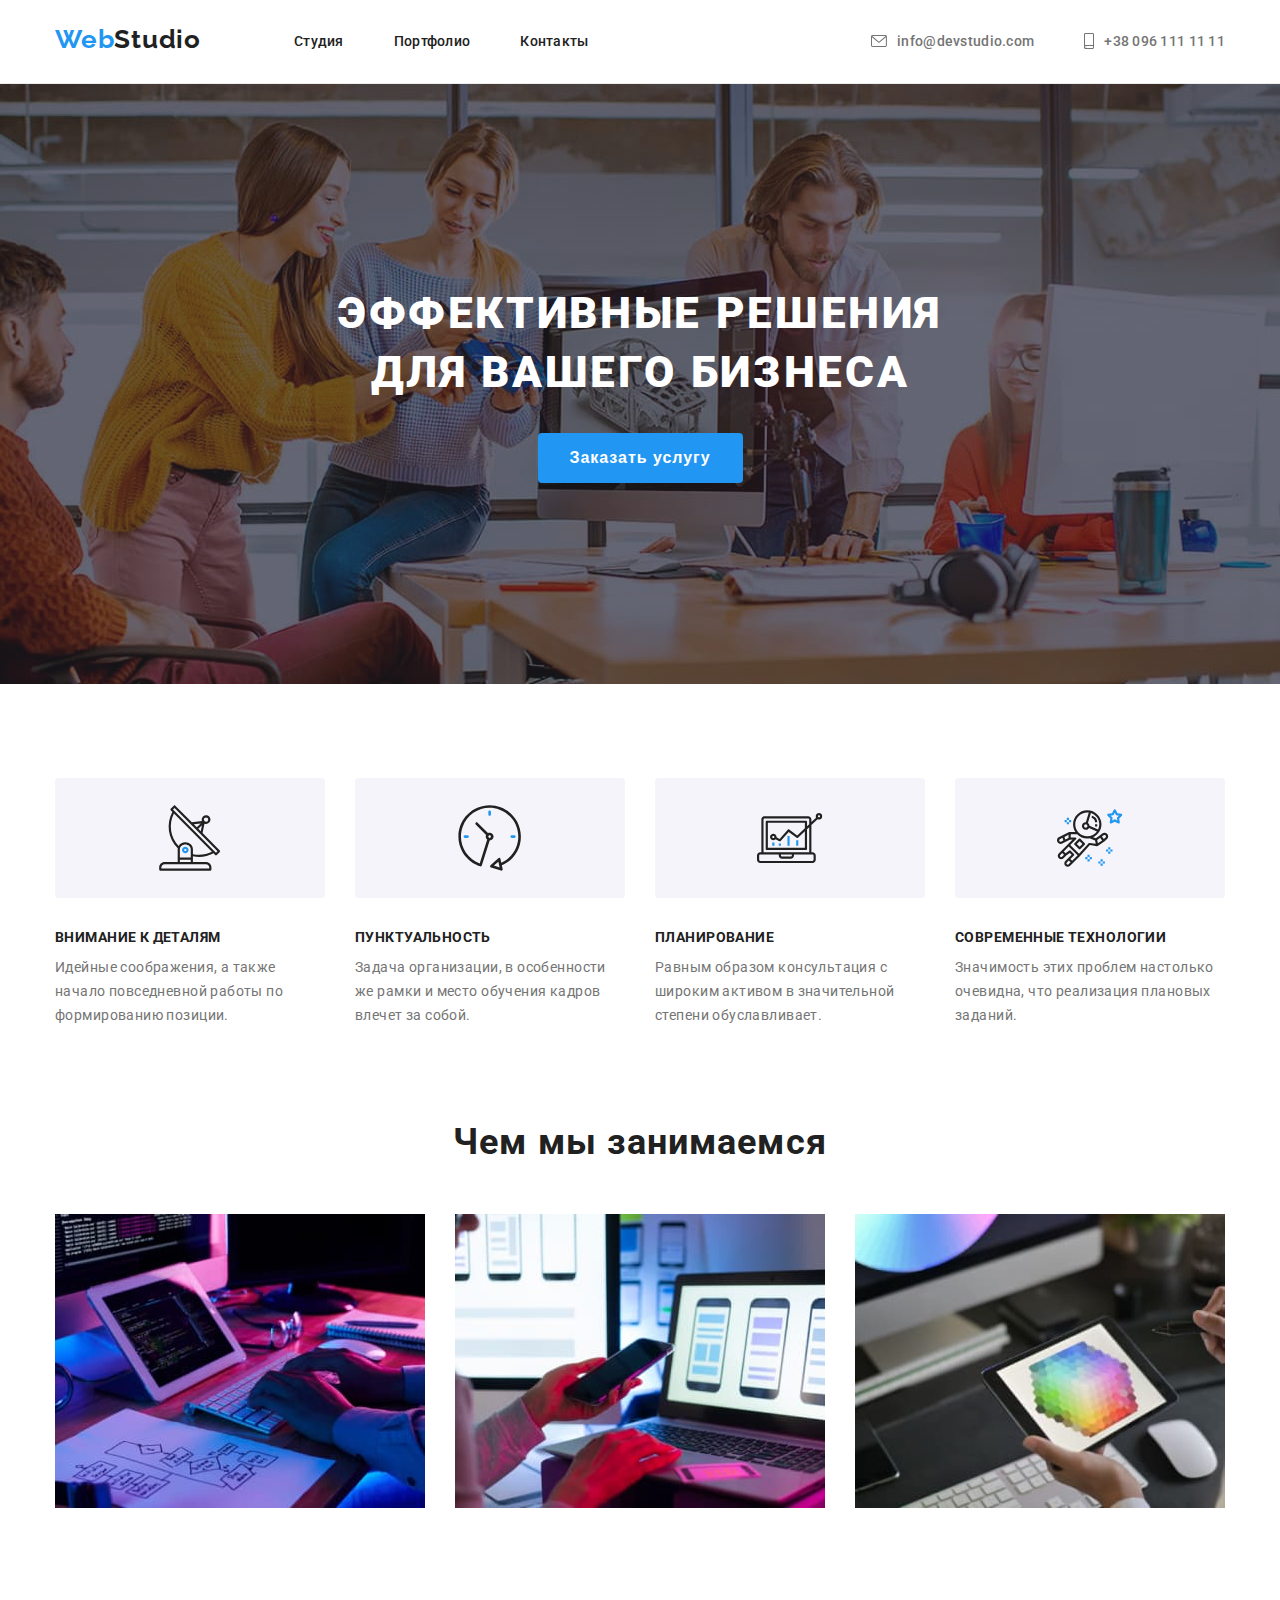
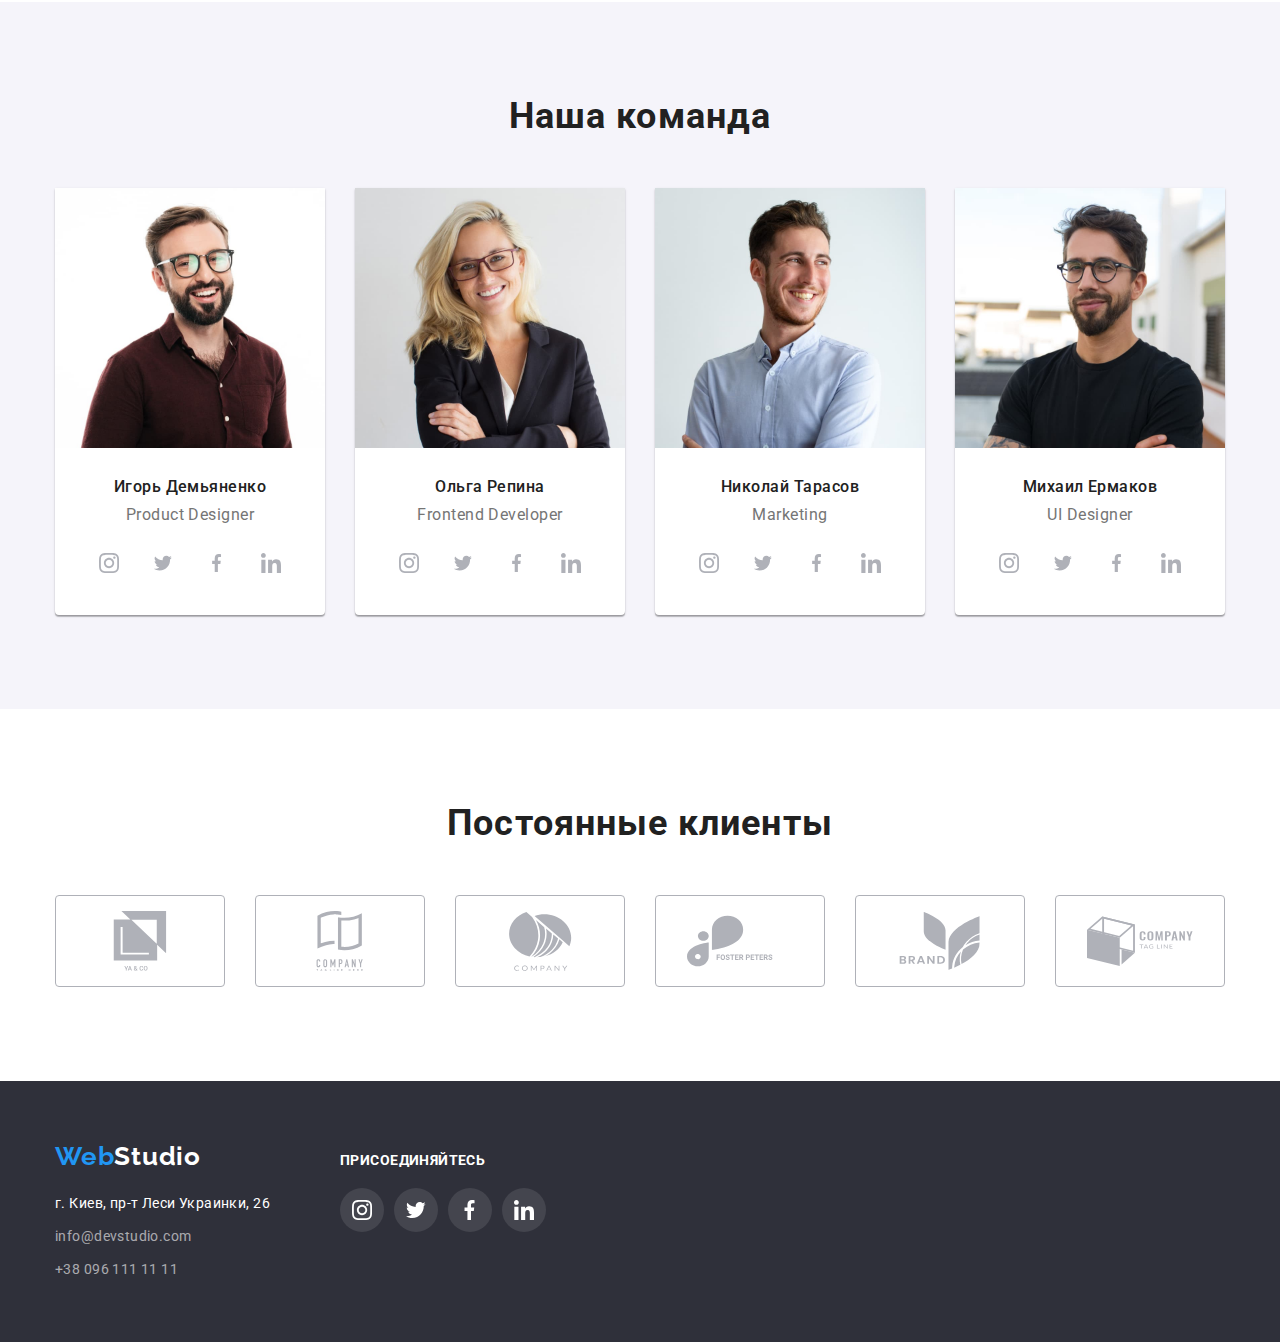
<file: index.html>
<!DOCTYPE html>
<html lang="ru">
<head>
    <meta charset="UTF-8">
    <meta http-equiv="X-UA-Compatible" content="IE=edge">
    <meta name="viewport" content="width=device-width, initial-scale=1.0">
    <title>goit-markup-hw-01</title>
    <link rel="stylesheet" href="https://cdnjs.cloudflare.com/ajax/libs/modern-normalize/1.1.0/modern-normalize.min.css"
        integrity="sha512-wpPYUAdjBVSE4KJnH1VR1HeZfpl1ub8YT/NKx4PuQ5NmX2tKuGu6U/JRp5y+Y8XG2tV+wKQpNHVUX03MfMFn9Q=="
        crossorigin="anonymous" referrerpolicy="no-referrer" />
    
    <link rel="preconnect" href="https://fonts.googleapis.com">
    <link rel="preconnect" href="https://fonts.gstatic.com" crossorigin>
    <link href="https://fonts.googleapis.com/css2?family=Raleway:wght@700&family=Roboto:wght@400;500;700;900&display=swap"
        rel="stylesheet">
        <link rel="stylesheet" href="./styles.css/styles.css">
</head>
<body>
      
    <!-- Хедер-->
   
    <header class="header">
    
       
    <div class="container main-nav">
        <nav class="header-nav">
            
        <a class="logo link" href="./"> 
           Web<span class="header-logo">Studio</span>
        </a>
        
        <ul class="site-nav list" >
            <li class="nav-iteam"><a class="link-nav link" href="./index.html">Студия</a></li>
            <li class="nav-iteam"><a class="link-nav link" href="./portfolio.html">Портфолио</a></li>
            <li class="nav-iteam"><a class="link-nav link" href="">Контакты</a></li>
        </ul>
        
        </nav>

        <ul class="adress-nav list">
            <li class="adress-iteam">
              <a class="mail-nav link" href="mailto:info@devstudio.com"> 
                  <svg class="icon-contact link-icon" width="16" height="12">
                <use href="./images/symbol-defs.svg#icon-envelope"></use>
            </svg>info@devstudio.com</a>
            </li>
            <li class="adress-iteam">
                <a class="tel-nav link" href="tel:+380991111111">
                <svg class="icon-contact link-icon" width="10" height="16">
                <use href="./images/symbol-defs.svg#icon-smartphone"></use>
            </svg>+38 096 111 11 11</a>
        </li>
        </ul>
            </div>
    
   </header>
                                  <!-- Мейн-->
     <main class="main">
       <section class="main-bg overlay section">
        <div class="container">
           <h1 class="main-title">Эффективные решения <br> для вашего бизнеса</h1>
           <button class="main-btn" type="button">Заказать услугу</button>
    </div>
        </section>
    
   <section class="section">
    <div class="container">
       <h2 class="visually-hidden">примери работ </h2>
       <ul class="main-list list">
           <li  class="list-item iteam " >
               <div class="examples-icon">
            <svg class="icon-tat" width="65.32" height="70">
                <use href="./images/symbol-defs.svg#icon-tat"></use>
            </svg></div>
               <h3 class="main-subtitle">Внимание к деталям</h3>
               <p>Идейные соображения, а также начало повседневной работы по формированию позиции.</p>
        
           </li>
           <li class="list-item iteam " >
            <div class="examples-icon">
                <svg class="icon-cat" width="65.32" height="70">
                    <use href="./images/symbol-defs.svg#icon-cat"></use>
                </svg>
            </div>
               <h3 class="main-subtitle" >Пунктуальность</h3>
               <p>Задача организации, в особенности же рамки и место обучения кадров влечет за собой.</p>
           </li>
           <li class="list-item iteam " >
            <div class="examples-icon">
                <svg class="icon-not" width="65.32" height="70">
                    <use href="./images/symbol-defs.svg#icon-not"></use>
                </svg>
            </div>
               <h3 class="main-subtitle">Планирование</h3>
               <p>Равным образом консультация с широким активом в значительной степени обуславливает.</p>
           </li>
           <li class="list-item iteam icon-avst" >
            <div class="examples-icon">
                <svg class="icon-avst" width="65.32" height="70">
                    <use href="./images/symbol-defs.svg#icon-avst"></use>
                </svg>
            </div>
               <h3 class="main-subtitle">Современные технологии</h3>
               <p>Значимость этих проблем настолько очевидна, что реализация плановых заданий.</p>
           </li>
       </ul>
    </div>
    
   </section>
   <section class="what-work section" >
    <div class="container">
       <h2 class="main-heading">Чем мы занимаемся</h2>
       <ul class="main-img list">
           <li class="work-examples iteam"><img src="./images/foto-7.jpg" alt="прописка кодів" width="370"></li>
           <li class="work-examples iteam"><img src="./images/foto-1.jpg" alt=" розробка приложения" width="370"></li>
           <li class="work-examples iteam"><img src="./images/foto-3.jpg" alt="вибір кольорів" width="370"></li>
       </ul>
    </div>
   </section>
   <section class="team-main section" >
    <div class="container">
    <h2 class="main-heading">Наша команда</h2>
     <ul class="people-main list">
         <li class="iteam list-team"><img src="./images/foto-2.jpg" alt="Игорь Демьяненко" width="270">
        <div class="team-desc">
            <h3 class="caption-subtitle">Игорь Демьяненко</h3>
        <p class="caption-text" lang="en">
            Product Designer
        </p>
        <h4 class="visually-hidden">соц сети</h4>
        <ul class="network-team list">
        <li class="network-team-list"> <a href="" class="network-team-link">
            <svg class="network-team-icon" width="20" height="20">
                <use href="./images/symbol-defs.svg#icon-instagram"></use>
            </svg>
        </a>
        </li>
        <li class="network-team-list">
            <a href="" class="network-team-link">
            <svg class="network-team-icon" width="20" height="16.25">
            <use href="./images/symbol-defs.svg#icon-vector"></use>
            </svg>
            </a>
        </li>
        <li class="network-team-list">
            <a href="" class="network-team-link">
            <svg class="network-team-icon" width="10" height="20">
        <use href="./images/symbol-defs.svg#icon-facebook"></use>
            </svg>
            </a>
        </li>
        <li class="network-team-list">
            <a href="" class="network-team-link">
            <svg class="network-team-icon" width="20" height="20">
        <use href="./images/symbol-defs.svg#icon-in"></use>
            </svg>
        </a>
        </li>
        </ul>
        </div>
        </li>
         <li class="iteam list-team"> <img src="./images/foto-4.jpg" alt="Ольга Репина" width="270">
        <div class="team-desc">
            <h3 class="caption-subtitle">Ольга Репина</h3>
        <p class="caption-text" lang="en">Frontend Developer</p>
        <h4 class="visually-hidden">соц сети</h4>
        <ul class="network-team list">
            <li class="network-team-list"> <a href="" class="network-team-link">
                    <svg class="network-team-icon" width="20" height="20">
                        <use href="./images/symbol-defs.svg#icon-instagram"></use>
                    </svg>
                </a>
            </li>
            <li class="network-team-list">
                <a href="" class="network-team-link">
                    <svg class="network-team-icon" width="20" height="16.25">
                        <use href="./images/symbol-defs.svg#icon-vector"></use>
                    </svg>
                </a>
            </li>
            <li class="network-team-list">
                <a href="" class="network-team-link">
                    <svg class="network-team-icon" width="10" height="20">
                        <use href="./images/symbol-defs.svg#icon-facebook"></use>
                    </svg>
                </a>
            </li>
            <li class="network-team-list">
                <a href="" class="network-team-link">
                    <svg class="network-team-icon" width="20" height="20">
                        <use href="./images/symbol-defs.svg#icon-in"></use>
                    </svg>
                </a>
            </li>
        </ul>
        </div>
        </li>
         <li class="iteam list-team"><img src="./images/foto-5.jpg" alt="Николай Тарасов" width="270">
        <div class="team-desc">
            <h3 class="caption-subtitle">Николай Тарасов</h3>
        <p class="caption-text" lang="en">Marketing</p>
        <h4 class="visually-hidden">соц сети</h4>
        <ul class="network-team list">
            <li class="network-team-list"> <a href="" class="network-team-link">
                    <svg class="network-team-icon" width="20" height="20">
                        <use href="./images/symbol-defs.svg#icon-instagram"></use>
                    </svg>
                </a>
            </li>
            <li class="network-team-list">
                <a href="" class="network-team-link">
                    <svg class="network-team-icon" width="20" height="16.25">
                        <use href="./images/symbol-defs.svg#icon-vector"></use>
                    </svg>
                </a>
            </li>
            <li class="network-team-list">
                <a href="" class="network-team-link">
                    <svg class="network-team-icon" width="10" height="20">
                        <use href="./images/symbol-defs.svg#icon-facebook"></use>
                    </svg>
                </a>
            </li>
            <li class="network-team-list">
                <a href="" class="network-team-link">
                    <svg class="network-team-icon" width="20" height="20">
                        <use href="./images/symbol-defs.svg#icon-in"></use>
                    </svg>
                </a>
            </li>
        </ul>
        </div>
        </li>
         <li class="iteam list-team"><img src="./images/foto-6.jpg" alt="Михаил Ермаков" width="270">
        <div class="team-desc">
            <h3 class="caption-subtitle">Михаил Ермаков</h3>
        <p class="caption-text" lang="en">UI Designer</p>
        <h4 class="visually-hidden">соц сети</h4>
        <ul class="network-team list">
            <li class="network-team-list"> <a href="" class="network-team-link">
                    <svg class="network-team-icon" width="20" height="20">
                        <use href="./images/symbol-defs.svg#icon-instagram"></use>
                    </svg>
                </a>
            </li>
            <li class="network-team-list">
                <a href="" class="network-team-link">
                    <svg class="network-team-icon" width="20" height="16.25">
                        <use href="./images/symbol-defs.svg#icon-vector"></use>
                    </svg>
                </a>
            </li>
            <li class="network-team-list">
                <a href="" class="network-team-link">
                    <svg class="network-team-icon" width="10" height="20">
                        <use href="./images/symbol-defs.svg#icon-facebook"></use>
                    </svg>
                </a>
            </li>
            <li class="network-team-list">
                <a href="" class="network-team-link">
                    <svg class="network-team-icon" width="20" height="20">
                        <use href="./images/symbol-defs.svg#icon-in"></use>
                    </svg>
                </a>
            </li>
        </ul>
        </div>
        </li>
     </ul>
    </div>
   </section>
        <section class="section">
            <div class="container">
        <h2 class="main-heading">Постоянные клиенты</h2>
        <ul class="customers list">
            <li class="customers-iteam"><a href="" class="customers-link">
                <svg class="customers-icon" width="106" height="60">
                    <use href="./images/symbol-defs.svg#icon-com1"></use>
                </svg>
            </a></li>
            <li class="customers-iteam"><a href="" class="customers-link">
                <svg class="customers-icon" width="106" height="60">
                    <use href="./images/symbol-defs.svg#icon-com2"></use>
                </svg>
            </a></li>
            <li class="customers-iteam"><a href="" class="customers-link">
                <svg class="customers-icon" width="106" height="60">
                    <use href="./images/symbol-defs.svg#icon-com3"></use>
                </svg>
            </a></li>
            <li class="customers-iteam"><a href="" class="customers-link">
                <svg class="customers-icon" width="106" height="60">
                    <use href="./images/symbol-defs.svg#icon-com4"></use>
                </svg>
            </a></li>
            <li class="customers-iteam"><a href="" class="customers-link">
                <svg class="customers-icon" width="106" height="60">
                    <use href="./images/symbol-defs.svg#icon-com5"></use>
                </svg>
            </a></li>
            <li class="customers-iteam"><a href="" class="customers-link">
                <svg class="customers-icon" width="106" height="60">
                    <use href="./images/symbol-defs.svg#icon-com6"></use>
                </svg>
            </a></li>
        </ul>
        </div>
        </section>
</main>
                      <!-- футер-->
   <footer class="footer">
    <div class="container footer-div">
   <div class=" " >
    <a class="logo-ft link" href="./">
        Web<span class="footer-logo">Studio</span>
    </a>
    <address class="address">
    <ul class="footer-list list">
        <li class="address-item iteam">
            <a class="footer-address link" href="https://www.google.com.ua/maps/place/%D0%B1%D1%83%D0%BB.+%D0%9B%D0%B5%D1%81%D0%B8+%D0%A3%D0%BA%D1%80%D0%B0%D0%B8%D0%BD%D0%BA%D0%B8,+26,+%D0%9A%D0%B8%D0%B5%D0%B2,+02000/@50.4265841,30.5361971,17z/data=!3m1!4b1!4m5!3m4!1s0x40d4cf0e033ecbe9:0x57a4dffefec77da0!8m2!3d50.4265807!4d30.5383858?hl=ru">г. Киев, пр-т Леси Украинки, 26</a>
            
        </li>
        <li class="address-item iteam">
            <a class="footer-link-mail link "  href="mailto:info@devstudio.com">info@devstudio.com</a>
        </li>
        <li class="address-item iteam"><a class="footer-link link"  href="tel:+380991111111">+38 096 111 11 11</a>
        </li>
        </ul>
        </address>
        </div>
        <div class="network-footer">
        <h3 class="footer-heading">присоединяйтесь</h3>
        <ul class="network-list list">
            <li class="network-iteam" ><a href="" class="network-link"> 
                <svg class="link-icon" width="20" height="20">
                <use href="./images/symbol-defs.svg#icon-instagram"  ></use>
            </svg> </a>
        </li>
            <li class="network-iteam"><a href="" class="network-link" >
                <svg class="link-icon" width="20" height="20">
                    <use href="./images/symbol-defs.svg#icon-vector" ></use>
                </svg> </a></li>
            <li class="network-iteam"><a href="" class="network-link" >
                <svg class="link-icon" width="20" height="20">
                    <use href="./images/symbol-defs.svg#icon-facebook" ></use>
                </svg> </a></li>
            <li class="network-iteam"><a href="" class="network-link">
                <svg class="link-icon" width="20" height="20">
                    <use href="./images/symbol-defs.svg#icon-in" ></use>
                </svg> </a></li>
        </ul>
        
    </div>
    

    </div>
   </footer>
  
</body>
</html>
</file>
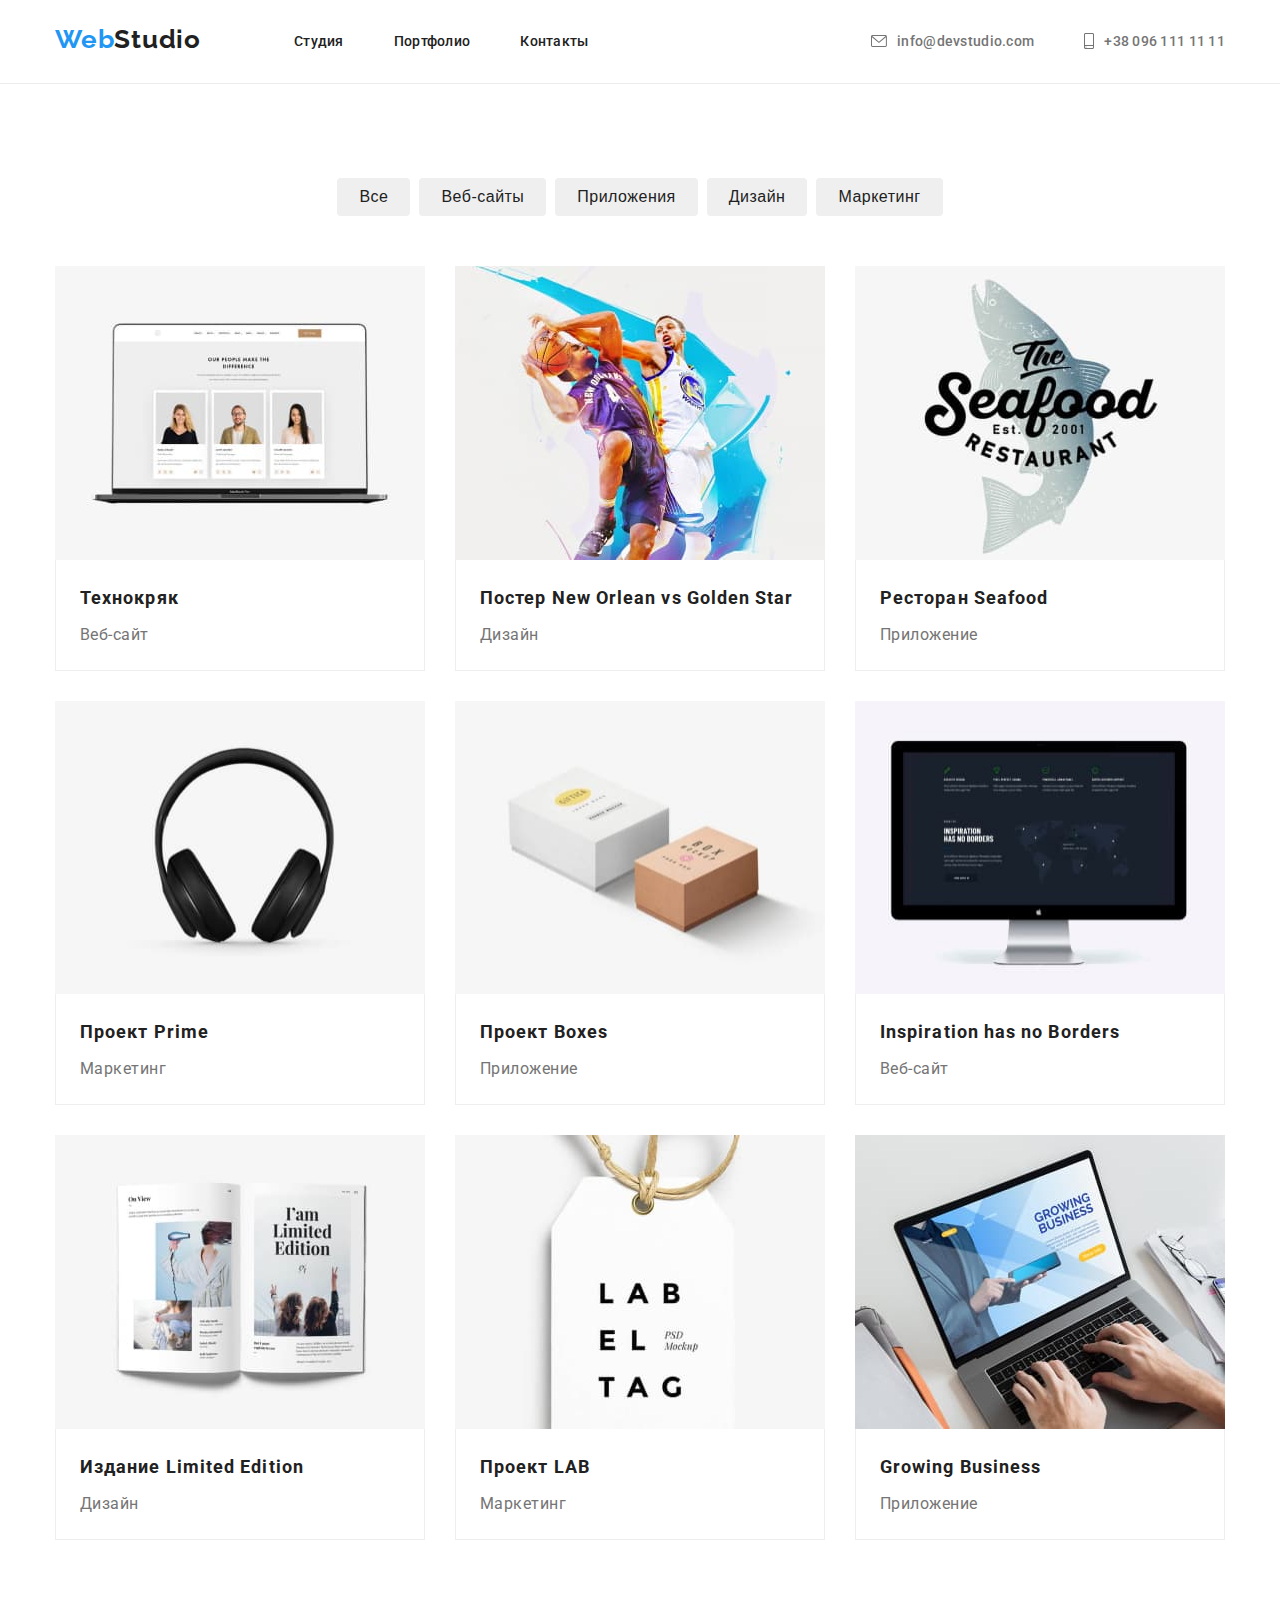
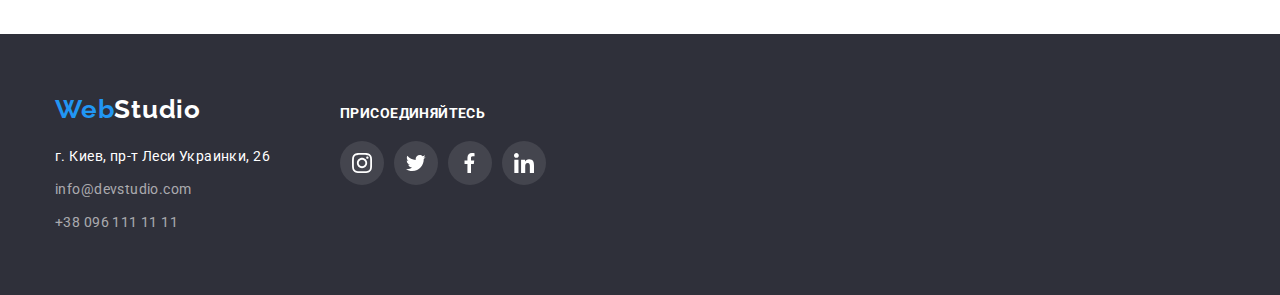
<file: portfolio.html>
<!DOCTYPE html>
<html lang="en">
<head>
    <meta charset="UTF-8">
    <meta http-equiv="X-UA-Compatible" content="IE=edge">
    <meta name="viewport" content="width=device-width, initial-scale=1.0">
    <title>Document</title>
    <link rel="stylesheet" href="https://cdnjs.cloudflare.com/ajax/libs/modern-normalize/1.1.0/modern-normalize.min.css"
        integrity="sha512-wpPYUAdjBVSE4KJnH1VR1HeZfpl1ub8YT/NKx4PuQ5NmX2tKuGu6U/JRp5y+Y8XG2tV+wKQpNHVUX03MfMFn9Q=="
        crossorigin="anonymous" referrerpolicy="no-referrer" />
    
    <link rel="preconnect" href="https://fonts.googleapis.com">
    <link rel="preconnect" href="https://fonts.gstatic.com" crossorigin>
    <link href="https://fonts.googleapis.com/css2?family=Raleway:wght@700&family=Roboto:wght@400;500;700;900&display=swap"
        rel="stylesheet">
        <link rel="stylesheet" href="./styles.css/styles.css">
</head>
<body>
                                            <!-- Хедер-->
    <header class="header">
    
    
        <div class="container main-nav">
            <nav class="header-nav">
    
                <a class="logo link" href="./">
                    Web<span class="header-logo">Studio</span>
                </a>
    
                <ul class="site-nav list">
                    <li class="nav-iteam"><a class="link-nav link" href="./index.html">Студия</a></li>
                    <li class="nav-iteam"><a class="link-nav link" href="./portfolio.html">Портфолио</a></li>
                    <li class="nav-iteam"><a class="link-nav link" href="">Контакты</a></li>
                </ul>
    
            </nav>
    
            <ul class="adress-nav list">
                <li class="adress-iteam">
                    <a class="mail-nav link" href="mailto:info@devstudio.com">
                        <svg class="icon-contact link-icon" width="16" height="12">
                            <use href="./images/symbol-defs.svg#icon-envelope"></use>
                        </svg>info@devstudio.com</a>
                </li>
                <li class="adress-iteam">
                    <a class="tel-nav link" href="tel:+380991111111">
                        <svg class="icon-contact link-icon" width="10" height="16">
                            <use href="./images/symbol-defs.svg#icon-smartphone"></use>
                        </svg>+38 096 111 11 11</a>
                </li>
            </ul>
        </div>
    
    </header>
                                             <!-- мейн-->
        <main class="main-portfolio">
            <section class="section">
                <div class="container">
                <h1 class="visually-hidden"> Чим ми займаємось </h1>
                
                <ul class="portfolio-nav list">
                    <li class="portfolio-nav-item" ><button class="portfolio-btn" type="button">Все</button></li>
                    <li class="portfolio-nav-item" ><button class="portfolio-btn" type="button">Веб-сайты</button></li>
                    <li class="portfolio-nav-item" ><button class="portfolio-btn" type="button">Приложения</button></li>
                    <li class="portfolio-nav-item" ><button class="portfolio-btn" type="button">Дизайн</button></li>
                    <li class="portfolio-nav-item"  class=""><button class="portfolio-btn" type="button">Маркетинг</button></li>
                </ul>
                <ul class="examples-work list">
                    <li class="examples-work-item">
                        <a class="examples-work-link link" href="">
                            <img src="./images/технокряк.jpg" alt="технокряк" width="370">
                            <div class="examples-work-title">
                            <h2 class="portfolio-title">Технокряк</h2>
                            <p class="portfolio-subtitle">Веб-сайт</p>
                            </div>
                        </a>
                    </li>
                    <li class="examples-work-item">
                        <a class="examples-work-link link" href="">
                            <img src="./images/new-orlean.jpg" alt="Постер New Orlean vs Golden Star" width="370">
                            <div class="examples-work-title">
                            <h2 class="portfolio-title">Постер New Orlean vs Golden Star</h2>
                            <p class="portfolio-subtitle">Дизайн</p>
                            </div>
                        </a>
                    </li>
                    <li class="examples-work-item"> <a class=" examples-work-link link" href="">
                            <img src="./images/deafood.jpg" alt="Ресторан Seafood" width="370">
                            <div class="examples-work-title">
                            <h2 class="portfolio-title">Ресторан Seafood</h2>
                            <p class="portfolio-subtitle">Приложение</p>
                            </div>
                        </a>
                    </li>
                    <li class="examples-work-item"> <a class="examples-work-link link" href="">
                            <img src="./images/prime.jpg" alt="Проект Prime" width="370">
                            <div class="examples-work-title">
                            <h2 class="portfolio-title">Проект Prime</h2>
                            <p class="portfolio-subtitle">Маркетинг</p>
                        </div>
                        </a>
                    </li>
                    <li class="examples-work-item"><a class="examples-work-link link" href="">
                            <img src="./images/boxes.jpg" alt="Проект Boxes" width="370">
                            <div class="examples-work-title">
                            <h2 class="portfolio-title">Проект Boxes</h2>
                            <p class="portfolio-subtitle">Приложение</p>
                            </div>
                        </a>
                    </li>
                    <li class="examples-work-item"><a class="examples-work-link link" href="">
                            <img src="./images/boarders.jpg" alt="Inspiration has no Borders" width="370">
                            <div class="examples-work-title">
                            <h2 class="portfolio-title">Inspiration has no Borders</h2>
                            <p class="portfolio-subtitle">Веб-сайт</p>
                            </div>
                        </a>
                    </li>
                    <li class="examples-work-item"><a class="examples-work-link link" href="">
                            <img src="./images/limited-edition.jpg" alt="Издание Limited Edition" width="370">
                            <div class="examples-work-title">
                            <h2 class="portfolio-title">Издание Limited Edition</h2>
                            <p class="portfolio-subtitle">Дизайн</p>
                            </div>
                        </a>
                    </li>
                    <li class="examples-work-item"><a class="examples-work-link link" href="">
                            <img src="./images/lab.jpg" alt="Проект LAB" width="370">
                            <div class="examples-work-title">
                            <h2 class="portfolio-title">Проект LAB</h2>
                            <p class="portfolio-subtitle">Маркетинг</p>
                            </div>
                        </a>
                    </li>
                    <li class="examples-work-item"> <a class="examples-work-link link" href="">
                            <img src="./images/businness.jpg" alt="Growing Business" width="370">
                            <div class="examples-work-title">
                            <h2 class="portfolio-title">Growing Business</h2>
                            <p class="portfolio-subtitle">Приложение</p>
                            </div>
                        </a>
                    </li>
                </ul>
                </div>
            </section>
        </main>
                                
                                                            <!-- футер-->
            <footer class="footer">
                <div class="container footer-div">
                    <div class=" ">
                        <a class="logo-ft link" href="./">
                            Web<span class="footer-logo">Studio</span>
                        </a>
                        <address class="address">
                            <ul class="footer-list list">
                                <li class="address-item iteam">
                                    <a class="footer-address link"
                                        href="https://www.google.com.ua/maps/place/%D0%B1%D1%83%D0%BB.+%D0%9B%D0%B5%D1%81%D0%B8+%D0%A3%D0%BA%D1%80%D0%B0%D0%B8%D0%BD%D0%BA%D0%B8,+26,+%D0%9A%D0%B8%D0%B5%D0%B2,+02000/@50.4265841,30.5361971,17z/data=!3m1!4b1!4m5!3m4!1s0x40d4cf0e033ecbe9:0x57a4dffefec77da0!8m2!3d50.4265807!4d30.5383858?hl=ru">г.
                                        Киев, пр-т Леси Украинки, 26</a>
            
                                </li>
                                <li class="address-item iteam">
                                    <a class="footer-link-mail link " href="mailto:info@devstudio.com">info@devstudio.com</a>
                                </li>
                                <li class="address-item iteam"><a class="footer-link link" href="tel:+380991111111">+38 096 111 11
                                        11</a>
                                </li>
                            </ul>
                        </address>
                    </div>
                    <div class="network-footer">
                        <h3 class="footer-heading">присоединяйтесь</h3>
                        <ul class="network-list list">
                            <li class="network-iteam"><a href="" class="network-link">
                                    <svg class="link-icon" width="20" height="20">
                                        <use href="./images/symbol-defs.svg#icon-instagram"></use>
                                    </svg> </a>
                            </li>
                            <li class="network-iteam"><a href="" class="network-link">
                                    <svg class="link-icon" width="20" height="20">
                                        <use href="./images/symbol-defs.svg#icon-vector"></use>
                                    </svg> </a></li>
                            <li class="network-iteam"><a href="" class="network-link">
                                    <svg class="link-icon" width="20" height="20">
                                        <use href="./images/symbol-defs.svg#icon-facebook"></use>
                                    </svg> </a></li>
                            <li class="network-iteam"><a href="" class="network-link">
                                    <svg class="link-icon" width="20" height="20">
                                        <use href="./images/symbol-defs.svg#icon-in"></use>
                                    </svg> </a></li>
                        </ul>
            
                    </div>
            
            
                </div>
            </footer>

</body>
</html>
</file>
<file: styles.css/styles.css>
:root {
 --primery-text-color: #757575;
  --second-text-color: #ffffff;
  --title-text-color: #212121;
  --accent-color: #2196f3;
  --primery-background-colors: #ffffff;
  --second-background-colors: #f5f4fa;
  --footer-color: #2f303a;
  --logo-color: #212121;
    }
    html {
      box-sizing: border-box;
    }
    *, *::before, *::after {
      box-sizing: inherit;
    }
 p, h1, h2, h3, h4, h5, h6 {
   margin: 0;
 }
 ul, ol {
   margin: 0;
   padding-left: 0;
 }
body {
  margin: 0 auto;
    color: var(--primery-text-color);
    font-family: "Roboto",sans-serif;
    font-size: 14px;
}
img {
  display: block;
  max-width: 100%;
  height: auto;
}
.container {
  width: 1200px;
  margin-left: auto;
  margin-right: auto;
  padding-left: 15px;
  padding-right: 15px;
}
.visually-hidden {
  position: absolute;
  width: 1px;
  height: 1px;
  margin: -1px;
  border: 0;
  padding: 0;
  white-space: nowrap;
  clip-path: inset(100%);
  clip: rect(0 0 0 0);
  overflow: hidden;
}
.link {
    text-decoration: none;
   }
.list {
    list-style: none;

}

                                  /* логотип */
   .header {
     border-bottom: 1px solid #ececec;
   }
.logo { 
                /* fless */
padding-top: 24px;
padding-bottom: 25px;
margin-right: 93px;


  display: block;
  font-family: "Raleway",
  sans-serif;
  font-weight: 700;
  font-size: 26px;
  line-height: 1.19;
  letter-spacing: 0.03em;
  color:var(--accent-color);
}
.header-logo{
    color:var(--logo-color)
}
                             /* навигация по сайту */
.main-nav {
  display: flex;
  align-items: center;
}
 .header-nav  {
   display: flex;
 }
.adress-nav {
margin-left: auto;
  display: flex;
}
  .adress-nav .adress-iteam+.adress-iteam {
    margin-left: 50px;
  }
  .site-nav { 
          display: flex;
          padding-top: 32px;
          padding-bottom: 32px;
}
.site-nav .nav-iteam + .nav-iteam  {
      margin-left: 50px;
    
}

    
.link-nav {
  
padding-top: 32px;
padding-bottom: 32px;
font-weight: 500;
font-size: 14px;
line-height: 1.33;
letter-spacing: 0.02em;
color: var(--title-text-color);

}
.link-nav:hover, .link-nav:focus {
color:var(--accent-color);
 }
 
         /* почта и телефон шапка */
 .mail-nav {
display: flex;
align-items: center;
padding-top: 32px;
padding-bottom: 32px;
   display: flex;
font-weight: 500;
font-size: 14px;
line-height: 1.33;
letter-spacing: 0.02em;
color: var(--primery-text-color);

}
.icon-contact {
  margin-right: 10px;
}
.mail-nav:hover, .mail-nav:focus {
    color:var(--accent-color);
} 
.tel-nav {
  padding-top: 32px;
  padding-bottom: 32px;
display: flex;
align-items: center;
font-weight: 500;
font-size: 14px;
line-height: 1.33;
letter-spacing: 0.02em;
color: var(--primery-text-color);
}
.icon-contact {
  fill: currentColor;
}

.tel-nav:hover, .tel-nav:focus {
color:var(--accent-color);
}
                                
                  /* main */
 .section {
  padding-top: 94px;
  padding-bottom: 94px;
         }
.overlay {
  max-width: 1600px;
  height: 600px;
  margin-left: auto;
  margin-right: auto;
   background-image:linear-gradient(
    to bottom,
    rgba(47, 48, 58, 0.4),
    rgba(47, 48, 58, 0.4)
   ),
  url("../images/fon.jpg");
  background-color: var(--footer-color);
  background-size: cover;
  background-repeat: no-repeat;
  background-position: center;
}
.main-bg {
  padding-top: 200px;
  padding-bottom: 200px;
text-align: center;
 }
 .main-title { 
   margin-bottom: 30px;
font-weight: 900;
font-size: 44px;
line-height: 1.36;
letter-spacing: 0.06em;
text-transform: uppercase;
color: var(--second-text-color);
}
.main-btn {
  display: inline-block;
  border: transparent;
  text-align: center;
border-radius: 4px;
padding: 10px 32px;
min-width: 200px;
font-weight: 700;
font-size: 16px;
cursor: pointer;
line-height: 1.87;
letter-spacing: 0.06em;
color: var(--second-text-color);
background: var(--accent-color);
}


                        /*  примери работ  */
/* .list-item::before {
  content: "";
  display: block;
  height: 120px;
background-repeat: no-repeat;
background-position: center;
background-color: #F5F4FA;
}
                      /* иконки примери работ */
/* .icon-tat::before {
  background-image: url("../images/tat.svg");
}
.icon-cat::before {
  background-image: url("../images/cat.svg");
}
.icon-not::before {
  background-image: url("../images/not.svg");
}
.icon-avst::before {
  background-image: url("../images/astronavt.svg");
} */
.examples-icon {
  display: flex;
  justify-content: center;
  align-items: center;
  height: 120px;
  margin-bottom: 30px;
  background: #F5F4FA;
  border-radius: 4px;
}
.main-list {
display: flex;
flex-wrap: wrap;

font-size: 14px;
line-height: 1.71;
letter-spacing: 0.03em;
color: var(--primery-text-color); 
}
.main-list .iteam {
  max-width: 270px;
}
.main-list .iteam + .iteam {
  margin-left: 30px;
}
.main-subtitle {
  margin-bottom: 10px;
font-weight: 700;
font-size: 14px;
line-height: 1.33;
letter-spacing: 0.03em;
text-transform: uppercase;
color: var(--title-text-color);
}
                            /*  чим ми займаемся */
.what-work {
  padding-top: 0px;
  text-align: center;
}
.main-heading {
  text-align: center;
  margin-bottom: 50px;
font-weight: 700;
font-size: 36px;
line-height: 1.16;
letter-spacing: 0.03em;
color: var(--title-text-color);
}
.main-img {
  display: flex;
 
}
.main-img .iteam + .iteam {
  margin-left: 30px;
}
                              /* наша команда */
.team-main {
  background: #F5F4FA;
  text-align: center;
}
.people-main {
  display: flex;

}
.list-team {
  box-shadow: 0px 1px 3px rgba(0, 0, 0, 0.12),
  0px 1px 1px rgba(0, 0, 0, 0.14),
  0px 2px 1px rgba(0, 0, 0, 0.2);
  border-radius: 0px 0px 4px 4px;
  background-color: #FFFFFF;
}
.people-main .iteam + .iteam {
  margin-left: 30px;
}
.team-desc {
  padding-top: 30px;
  padding-bottom: 30px;
}

.caption-subtitle {
font-weight: 500;
font-size: 16px;
line-height: 1.18;
letter-spacing: 0.03em;
color: var(--title-text-color);
}
.caption-text {
  margin-top: 10px;
font-size: 16px;
line-height: 1.18;
letter-spacing: 0.03em;
color: var(--primery-text-color);
}
.network-team {
display: flex;
justify-content: center;
align-items: center;
margin-top: 16px;
}
.network-team-link {
  display: flex;
  justify-content: center;
  align-items: center;
  width: 44px;
  height: 44px;
  border-radius: 50%;
  fill: #AFB1B8;
}
.network-team .network-team-list + .network-team-list {
  margin-left: 10px;
}
.network-team-link:hover, .network-team-link:focus {
background: var(--accent-color);
fill: #FFFFFF;
}
                  /* постоянные клиенты */
.customers{
  display: flex;
  justify-content: center;
  align-items: center;
}
.customers-link {
  display: flex;
  justify-content: center;
  align-items: center;
  width: 170px;
  height: 92px;
  border: 1px solid #AFB1B8;
  border-radius: 4px;
  fill: #AFB1B8;
}
.customers-link:hover, .customers-link:focus {
  fill: var(--accent-color);
  border-color: var(--accent-color);
}
.customers .customers-iteam + .customers-iteam {
  margin-left: 30px;
}
                          /* Footer */
.footer {
  padding-top: 60px;
  padding-bottom: 60px;
    background: var(--footer-color);
}
.logo-ft {
  display: block;
  font-family: "Raleway",
  sans-serif;
  font-weight: 700;
  font-size: 26px;
  line-height: 1.19;
  letter-spacing: 0.03em;
  color:var(--accent-color);
  margin-bottom: 20px;
}
.footer-logo {

font-family: "Raleway",sans-serif;
font-weight: 700;
font-size: 26px;
line-height: 1.19;
letter-spacing: 0.03em;
color: var(--accent-color);
}
.footer-logo{
    color: var(--second-text-color);
}
 .footer-list .address-item + .address-item {
   margin-top: 9px;
 }

  .footer-address {
font-style: normal;
font-size: 14px;
line-height: 1.71;
letter-spacing: 0.03em;
color: var(--second-text-color);
  }
  .footer-link, .footer-link-mail  { 
font-size: 14px;
font-style: normal;
line-height: 1.71;
letter-spacing: 0.03em;
color: rgba(255, 255, 255, 0.6);
  }
  .footer-heading {
    font-family: 'Roboto';
    font-style: normal;
    font-weight: 700;
    font-size: 14px;
    line-height: 16px;
    letter-spacing: 0.03em;
    text-transform: uppercase;
    
    color: #FFFFFF;
    margin-bottom: 20px;
  }
  .footer-div {
    align-items: baseline;
    display: flex;
  }
  .network-link {
    display: flex;
    justify-content: center;
    align-items: center;
    width: 44px;
    height: 44px;
    border-radius: 50%;
    background-color: rgba(255, 255, 255, 0.1);
    fill: #ffffff;
  }
  .network-link:hover, .network-link:focus {
    background-color: var(--accent-color);
  }
    .network-iteam {
      display: flex;
      justify-content: center;
      align-items: center;
    
  
  }
  .network-list .network-iteam + .network-iteam {
    margin-left: 10px;
  }
  .network-list {
    display: flex;

  }
  
  .network-footer {
    margin-left: 70px;
    
    }


                    /* страница портфолио */
    .portfolio-nav {
      display: flex;
      justify-content: center;
      margin-bottom: 50px;
    }
    .portfolio-nav .portfolio-nav-item + .portfolio-nav-item {
      margin-left: 9px;
    }
.portfolio-btn {
  border-radius: 4px;
  border: transparent;
  padding: 6px 22px;
  display: inline-block;
font-weight: 500;
font-size: 16px;
line-height: 26px;
letter-spacing: 0.03em;
color: var(--title-text-color);
cursor: pointer;
   }

   .examples-work {
    margin-top: -30px;
    margin-left: -30px;
     display: flex;
     flex-wrap: wrap;
   }
  .examples-work-item {
  flex-basis: calc(100% / 3 - 30px);
  margin-top: 30px;
  margin-left: 30px;
  }
  .examples-work-link {
    display: inline-block;
  }
  .examples-work-link:hover, .examples-work-link:focus {
    box-shadow: 0px 1px 1px rgba(0, 0, 0, 0.12),
    0px 4px 4px rgba(0, 0, 0, 0.06),
    1px 4px 6px rgba(0, 0, 0, 0.16);
  }
.portfolio-btn:hover,
.portfolio-btn:focus {
  box-shadow: 0px 3px 1px rgba(0, 0, 0, 0.1),
  0px 1px 2px rgba(0, 0, 0, 0.08),
  0px 2px 2px rgba(0, 0, 0, 0.12);
}
   .portfolio-btn:hover, 
   .portfolio-btn:focus, 
   .portfolio-btn:active {
background: var(--accent-color);
font-weight: 500;
font-size: 16px;
color:var(--second-text-color);

   }
   .examples-work-title {
    border: transparent;
    border-bottom: 1px solid #EEEEEE;
    border-left: 1px solid #EEEEEE;
    border-right: 1px solid #EEEEEE;
     padding: 20px 24px;
   }
   .portfolio-title {
    font-weight: 700;
    font-size: 18px;
    line-height: 2;
    letter-spacing: 0.06em;
    color: var(--title-text-color);
   }
   .portfolio-subtitle {
     margin-top: 4px;
    font-size: 16px;
    line-height: 1.87;
    letter-spacing: 0.03em;
    color: var(--primery-text-color);
   }
</file>
